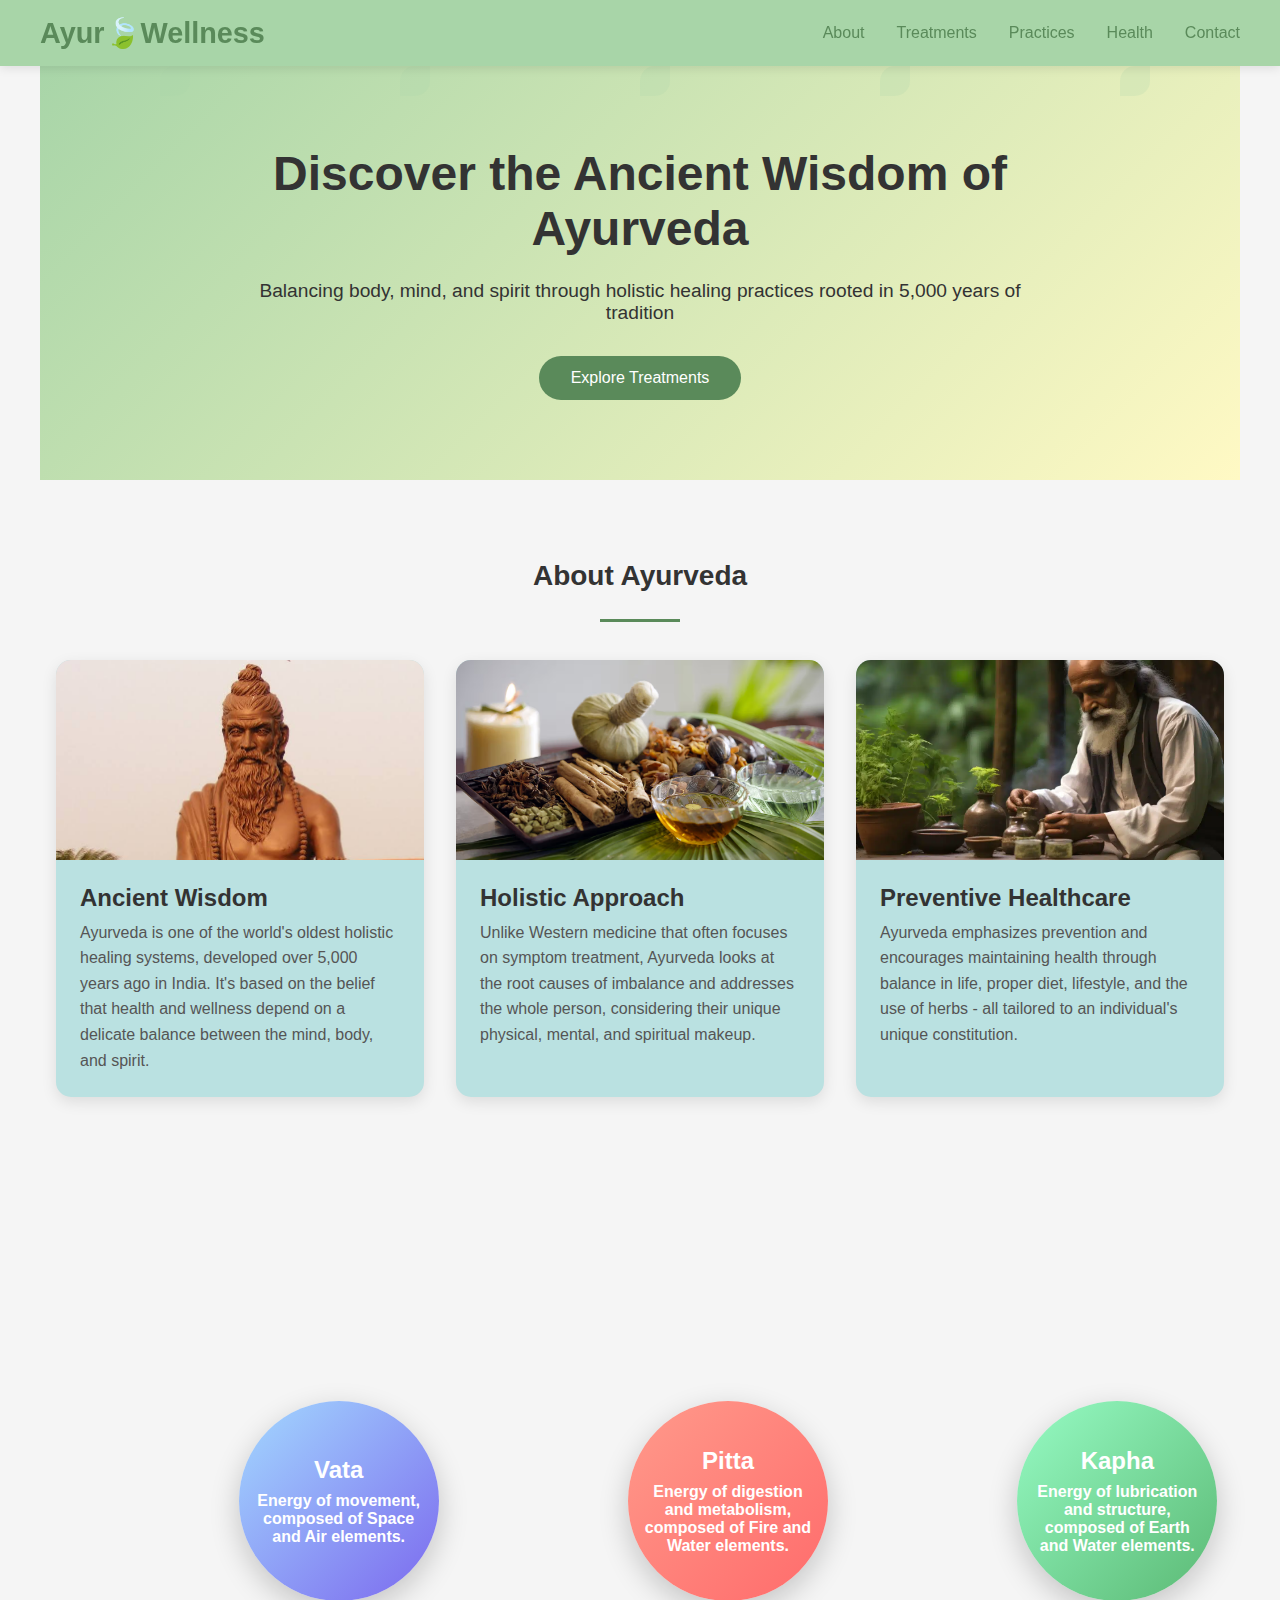
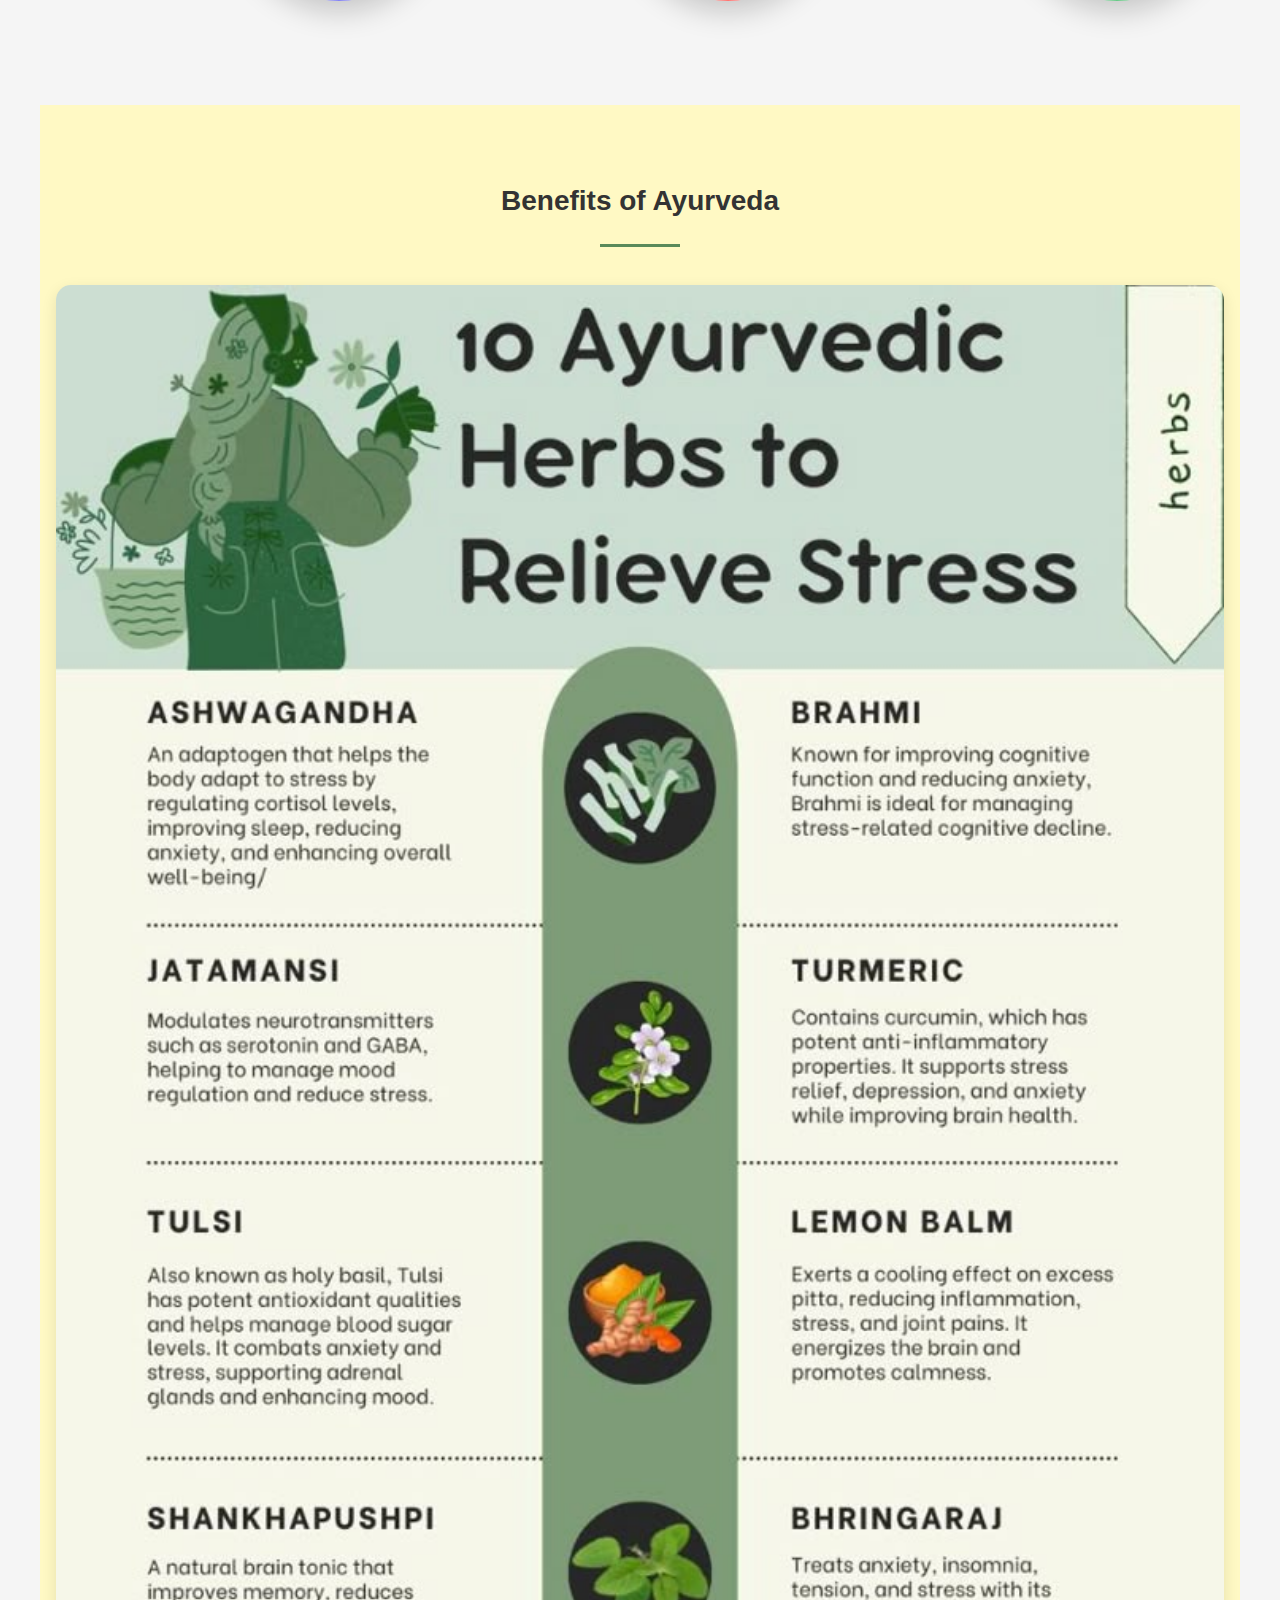
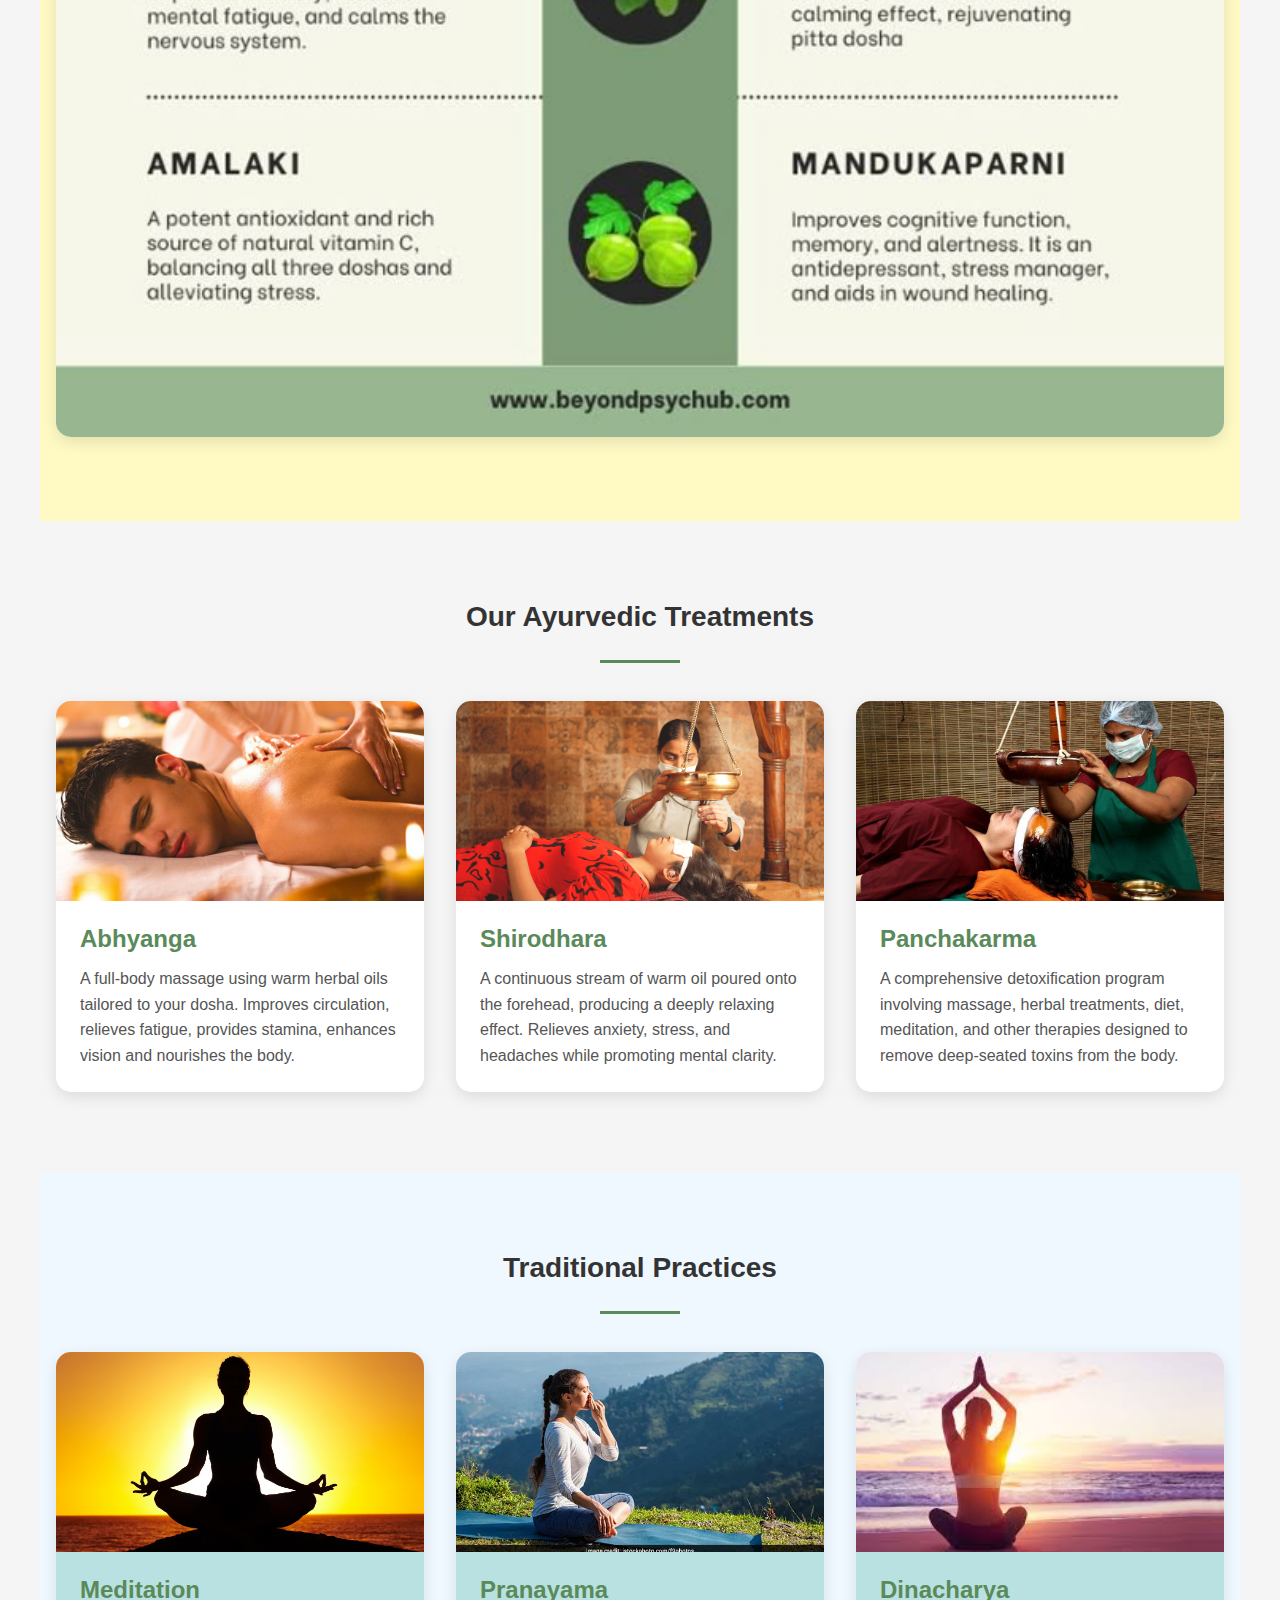
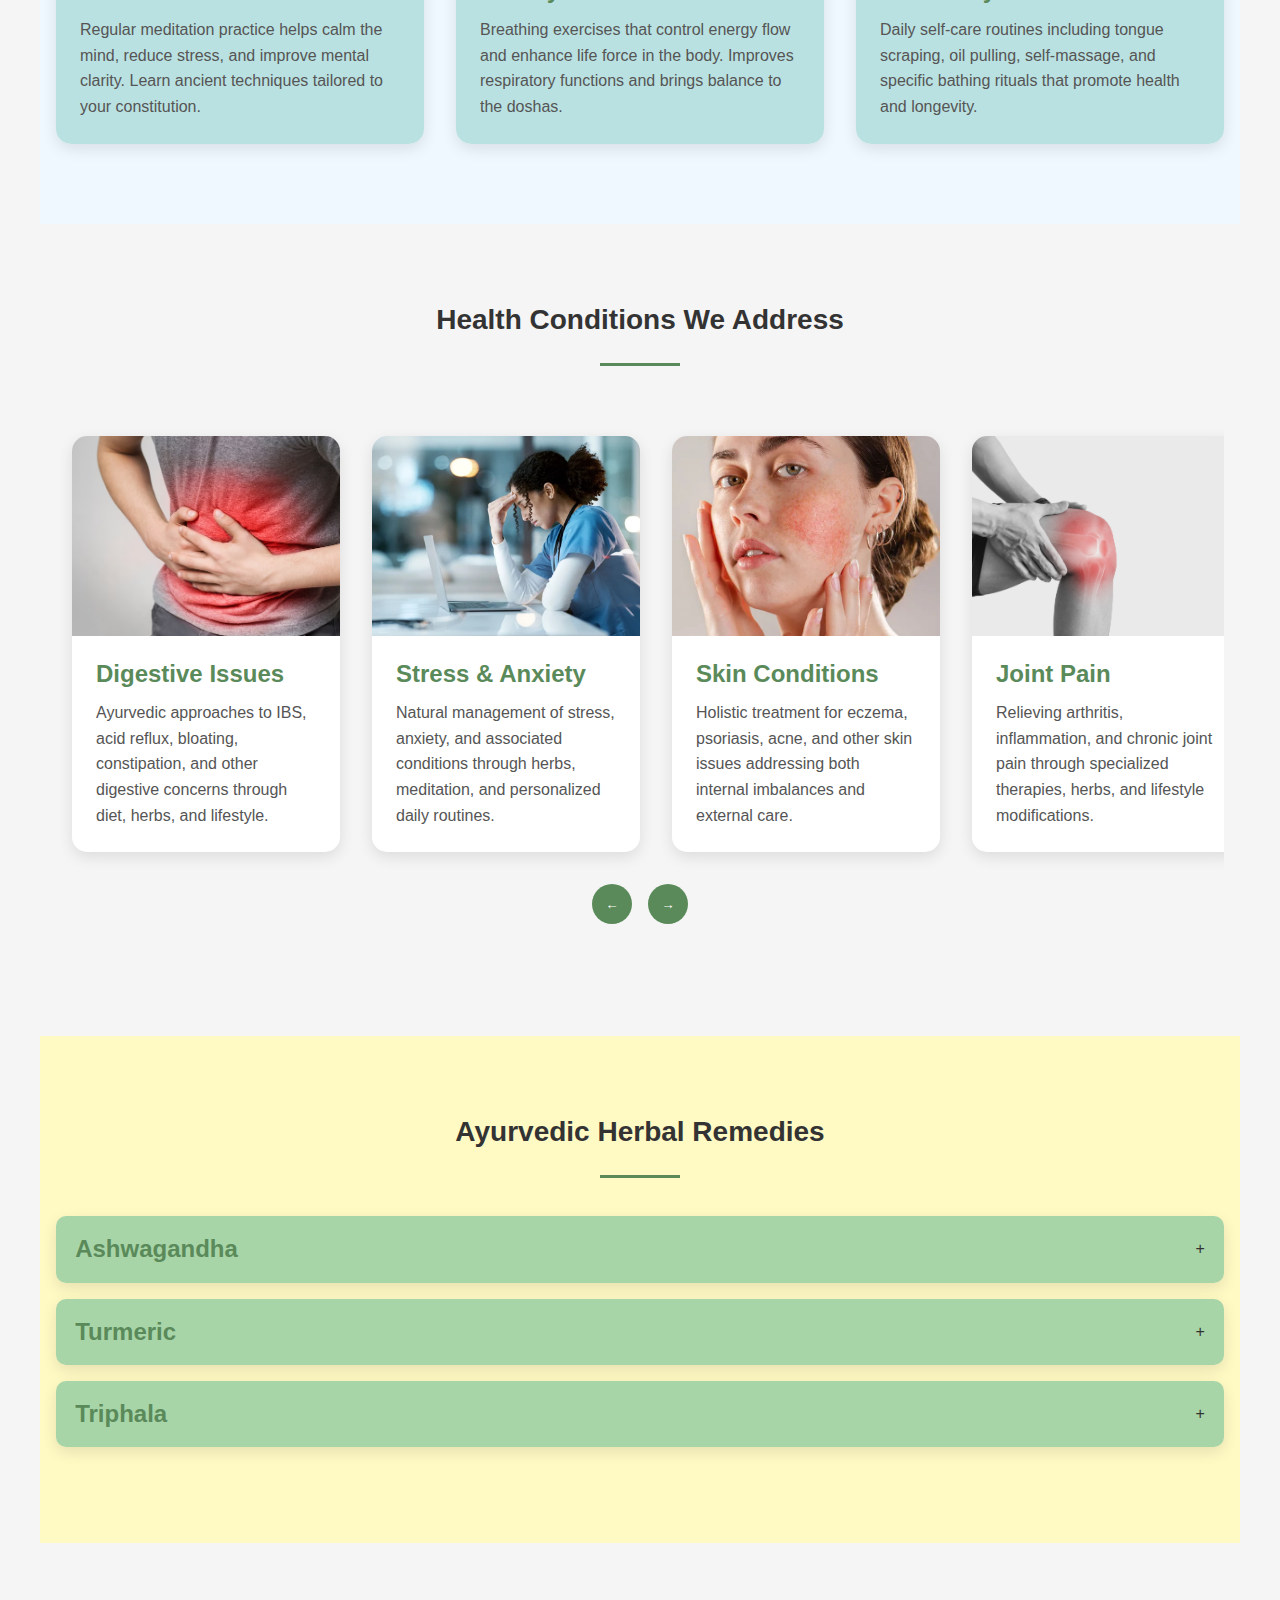
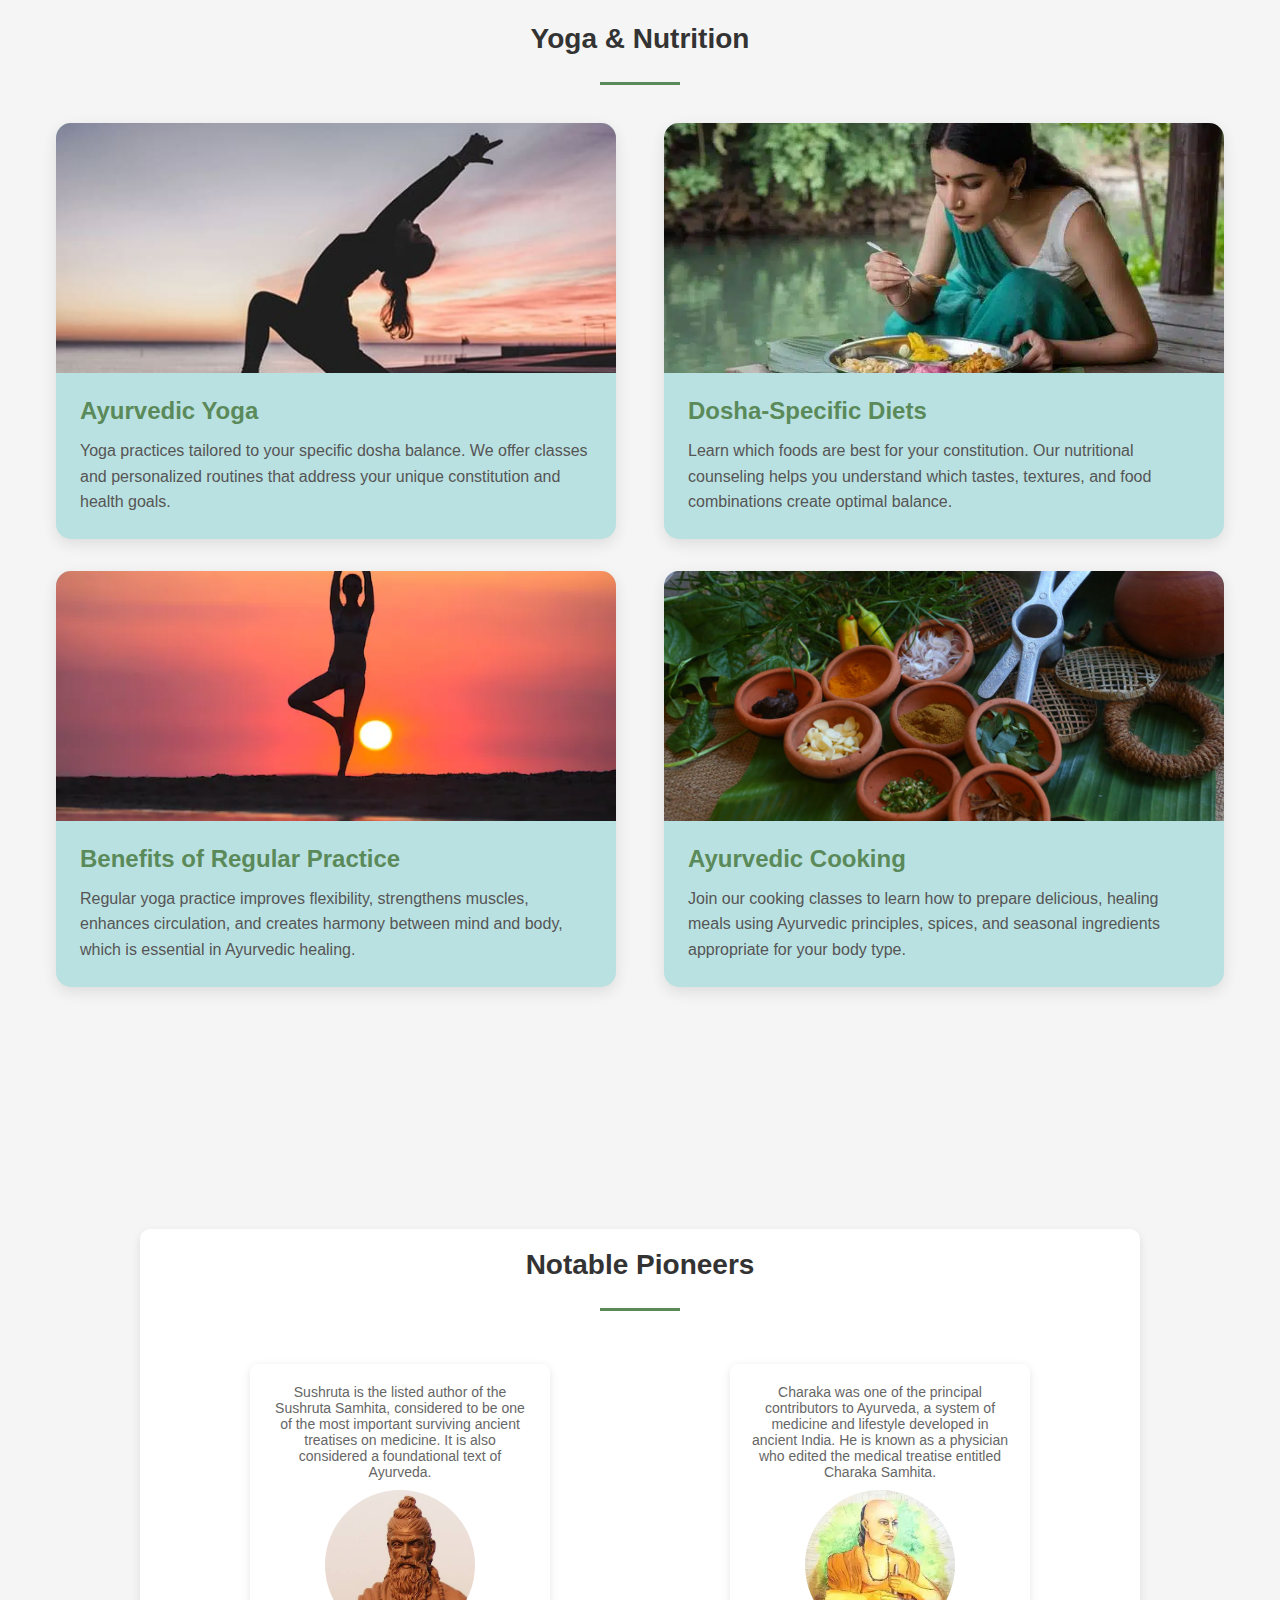
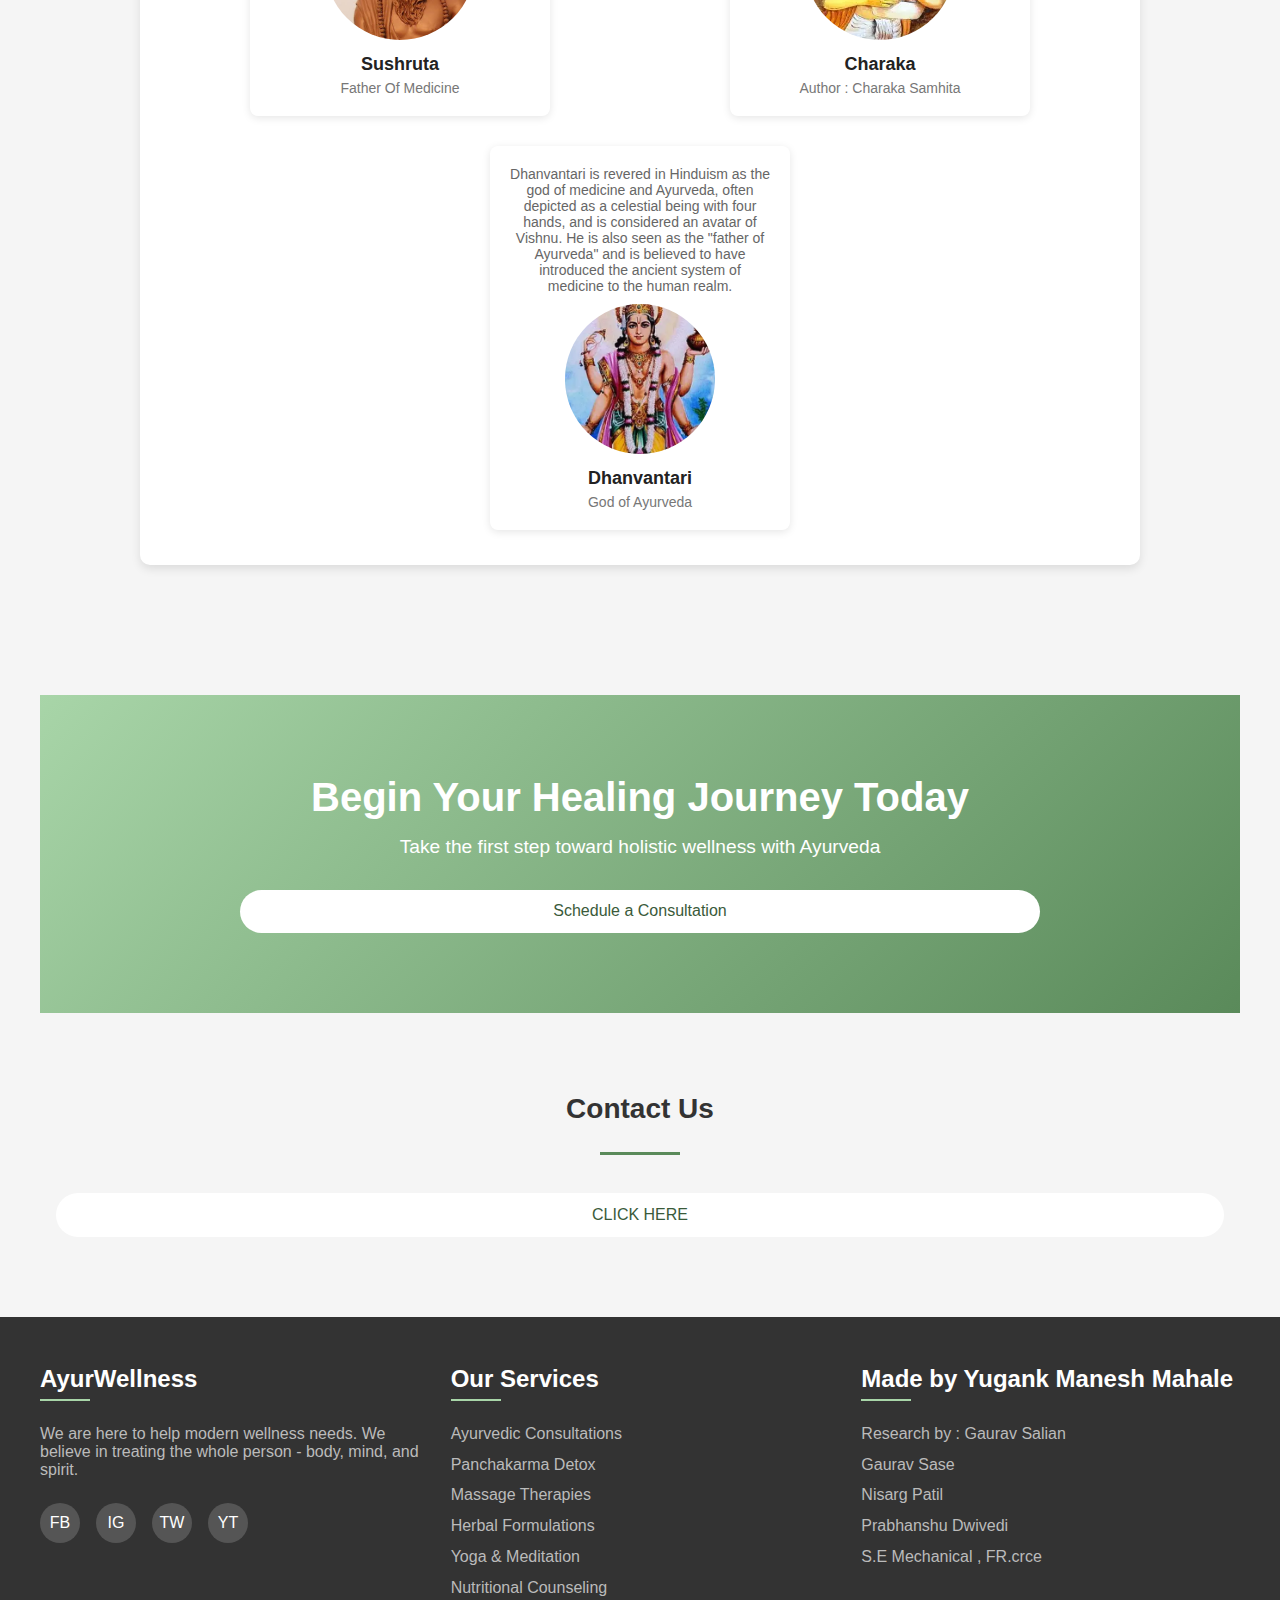
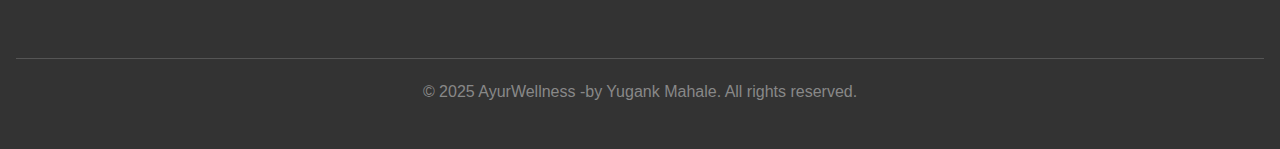
<file: index.html>
<!DOCTYPE html>
<html lang="en">
<head>
    <meta charset="UTF-8">
    <meta name="viewport" content="width=device-width, initial-scale=1.0">
    <title>Ayurvedic Wellness Center</title>
    <!-- CSS styles would go here, omitted as requested -->
    <link rel="icon" type="image/png" href="favicon.png">
    <style>
        :root {
            --primary-green: #a8d5a8;
            --dark-green: #5a8a5a;
            --light-yellow: #fff9c4;
            --accent-blue: #84c1ff;
            --text-dark: #333333;
            --card-bg: #bae1e1;
        }
        
        * {
            margin: 0;
            padding: 0;
            box-sizing: border-box;
            font-family: 'Segoe UI', Tahoma, Geneva, Verdana, sans-serif;
        }
        
        body {
            background-color: #f5f5f5;
            color: var(--text-dark);
            overflow-x: hidden;
        }
        
        header {
            background-color: var(--primary-green);
            padding: 1rem;
            box-shadow: 0 2px 10px rgba(0, 0, 0, 0.1);
            position: sticky;
            top: 0;
            z-index: 100;
        }
        
        nav {
            display: flex;
            justify-content: space-between;
            align-items: center;
            max-width: 1200px;
            margin: 0 auto;
        }
        
        .logo {
            font-size: 1.8rem;
            font-weight: bold;
            color: var(--dark-green);
            display: flex;
            align-items: center;
        }
        
        .logo span {
            display: inline-block;
            animation: rotate 3s infinite alternate;
        }
        
        .nav-links {
            display: flex;
            gap: 2rem;
        }
        
        .nav-links a {
            color: var(--dark-green);
            text-decoration: none;
            font-weight: 500;
            position: relative;
            padding: 0.5rem 0;
            transition: 0.3s;
        }
        
        .nav-links a:hover {
            color: #333;
        }
        
        .nav-links a::after {
            content: '';
            position: absolute;
            bottom: 0;
            left: 0;
            width: 0%;
            height: 2px;
            background-color: var(--dark-green);
            transition: 0.3s;
        }
        
        .nav-links a:hover::after {
            width: 100%;
        }
        
        .hero {
            background: linear-gradient(135deg, var(--primary-green), var(--light-yellow));
            padding: 5rem 1rem;
            text-align: center;
            position: relative;
            overflow: hidden;
        }
        
        .hero-content {
            max-width: 800px;
            margin: 0 auto;
            position: relative;
            z-index: 1;
        }
        
        .hero h1 {
            font-size: 3rem;
            margin-bottom: 1.5rem;
            animation: fadeInUp 1s ease;
        }
        
        .hero p {
            font-size: 1.2rem;
            margin-bottom: 2rem;
            animation: fadeInUp 1.3s ease;
        }
        
        .hero-btn {
            display: inline-block;
            background-color: var(--dark-green);
            color: white;
            padding: 0.8rem 2rem;
            border-radius: 30px;
            text-decoration: none;
            font-weight: 500;
            transition: transform 0.3s, box-shadow 0.3s;
            animation: fadeInUp 1.6s ease;
        }
        
        .hero-btn:hover {
            transform: translateY(-5px);
            box-shadow: 0 10px 20px rgba(0, 0, 0, 0.1);
        }
        
        .leaves {
            position: absolute;
            width: 100%;
            height: 100%;
            top: 0;
            left: 0;
            pointer-events: none;
        }
        
        .leaf {
            position: absolute;
            width: 30px;
            height: 30px;
            background-color: rgba(168, 213, 168, 0.3);
            border-radius: 50% 0;
            animation: falling 15s infinite linear;
            opacity: 0.7;
        }
        
        .leaf:nth-child(1) {
            left: 10%;
            animation-delay: 0s;
        }
        
        .leaf:nth-child(2) {
            left: 30%;
            animation-delay: 3s;
        }
        
        .leaf:nth-child(3) {
            left: 50%;
            animation-delay: 6s;
        }
        
        .leaf:nth-child(4) {
            left: 70%;
            animation-delay: 9s;
        }
        
        .leaf:nth-child(5) {
            left: 90%;
            animation-delay: 12s;
        }
        
        section {
            padding: 5rem 1rem;
            max-width: 1200px;
            margin: 0 auto;
        }
        
        .section-title {
            text-align: center;
            margin-bottom: 3rem;
            position: relative;
        }
        
        .section-title h2 {
            font-size: 2.5rem;
            display: inline-block;
        }
        
        .section-title h2::after {
            content: '';
            position: absolute;
            bottom: -10px;
            left: 50%;
            transform: translateX(-50%);
            width: 80px;
            height: 3px;
            background-color: var(--dark-green);
        }
        
        .card-container {
            display: grid;
            grid-template-columns: repeat(auto-fit, minmax(300px, 1fr));
            gap: 2rem;
        }
        
        .card {
            background-color: var(--card-bg);
            border-radius: 15px;
            overflow: hidden;
            box-shadow: 0 5px 15px rgba(0, 0, 0, 0.1);
            transition: transform 0.5s, box-shadow 0.5s;
        }
        
        .card:hover {
            transform: translateY(-10px);
            box-shadow: 0 15px 30px rgba(0, 0, 0, 0.2);
        }
        
        .card-img {
            height: 200px;
            overflow: hidden;
        }
        
        .card-img img {
            width: 100%;
            height: 100%;
            object-fit: cover;
            transition: transform 0.5s;
        }
        
        .card:hover .card-img img {
            transform: scale(1.1);
        }
        
        .card-content {
            padding: 1.5rem;
        }
        
        .card-content h3 {
            margin-bottom: 0.5rem;
            font-size: 1.5rem;
        }
        
        .card-content p {
            color: #555;
            line-height: 1.6;
        }
        
        .animation-container {
            position: relative;
            height: 400px;
            margin: 4rem 0;
            padding: auto;
            left: 10%;
            overflow: hidden;
            
        }
        
        .dosha-animation {
            display: flex;
            justify-content: space-around;
            align-items: center;
            height: 150%;
        }
        
        .dosha {
            width: 200px;
            height: 200px;
            border-radius: 50%;
            display: flex;
            flex-direction: column;
            justify-content: center;
            align-items: center;
            color: white;
            font-weight: bold;
            text-align: center;
            padding: 1rem;
            box-shadow: 0 10px 30px rgba(0, 0, 0, 0.2);
            animation: pulse 5s infinite alternate;
        }
        
        .vata {
            background: linear-gradient(135deg, #a3d9ff, #7b68ee);
            animation-delay: 0s;
        }
        
        .pitta {
            background: linear-gradient(135deg, #ff9a8b, #ff6b6b);
            animation-delay: 1.5s;
        }
        
        .kapha {
            background: linear-gradient(135deg, #96fbc4, #5bb974);
            animation-delay: 3s;
        }
        
        .dosha h4 {
            font-size: 1.5rem;
            margin-bottom: 0.5rem;
        }
        
        .benefits {
            background-color: var(--light-yellow);
            padding: 5rem 1rem;
        }
        
        .benefits-container {
            max-width: 1200px;
            margin: 0 auto;
        }
        
        .benefit-item {
            display: flex;
            align-items: center;
            margin-bottom: 3rem;
            opacity: 0;
            transform: translateY(30px);
            transition: opacity 0.5s, transform 0.5s;
        }
        
        .benefit-item.visible {
            opacity: 1;
            transform: translateY(0);
        }
        
        .benefit-icon {
            background-color: var(--primary-green);
            width: 80px;
            height: 80px;
            border-radius: 50%;
            display: flex;
            justify-content: center;
            align-items: center;
            margin-right: 2rem;
            flex-shrink: 0;
        }
        
        .benefit-icon svg {
            width: 40px;
            height: 40px;
            fill: var(--dark-green);
        }
        
        .benefit-content h3 {
            font-size: 1.5rem;
            margin-bottom: 0.5rem;
        }
        
        .benefit-content p {
            color: #555;
            line-height: 1.6;
        }
        
        .treatments {
            max-width: 1200px;
            margin: 0 auto;
            padding: 5rem 1rem;
        }
        
        .treatment-container {
            display: flex;
            flex-wrap: wrap;
            gap: 2rem;
            margin-top: 3rem;
        }
        
        .treatment-card {
            flex: 1 1 300px;
            background-color: white;
            border-radius: 15px;
            overflow: hidden;
            box-shadow: 0 5px 15px rgba(0, 0, 0, 0.1);
            transition: transform 0.3s;
        }
        
        .treatment-card:hover {
            transform: translateY(-10px);
        }
        
        .treatment-img {
            height: 200px;
            overflow: hidden;
        }
        
        .treatment-img img {
            width: 100%;
            height: 100%;
            object-fit: cover;
            transition: transform 0.5s;
        }
        
        .treatment-card:hover .treatment-img img {
            transform: scale(1.1);
        }
        
        .treatment-content {
            padding: 1.5rem;
        }
        
        .treatment-content h3 {
            font-size: 1.5rem;
            margin-bottom: 0.8rem;
            color: var(--dark-green);
        }
        
        .treatment-content p {
            color: #555;
            line-height: 1.6;
        }
        
        .traditional-practices {
            background-color: #f0f8ff;
            padding: 5rem 1rem;
        }
        
        .traditional-container {
            max-width: 1200px;
            margin: 0 auto;
        }
        
        .practice-grid {
            display: grid;
            grid-template-columns: repeat(auto-fit, minmax(300px, 1fr));
            gap: 2rem;
        }
        
        .practice-card {
            background-color: white;
            border-radius: 15px;
            overflow: hidden;
            box-shadow: 0 5px 15px rgba(0, 0, 0, 0.1);
            transition: transform 0.3s, box-shadow 0.3s;
        }
        
        .practice-card:hover {
            transform: translateY(-10px);
            box-shadow: 0 15px 30px rgba(0, 0, 0, 0.2);
        }
        
        .practice-img {
            height: 200px;
            overflow: hidden;
        }
        
        .practice-img img {
            width: 100%;
            height: 100%;
            object-fit: cover;
            transition: transform 0.5s;
        }
        
        .practice-card:hover .practice-img img {
            transform: scale(1.1);
        }
        
        .practice-content {
            padding: 1.5rem;
            background-color: var(--card-bg);
        }
        
        .practice-content h3 {
            margin-bottom: 0.8rem;
            font-size: 1.5rem;
            color: var(--dark-green);
        }
        
        .practice-content p {
            color: #555;
            line-height: 1.6;
        }
        
        .conditions {
            max-width: 1200px;
            margin: 0 auto;
            padding: 5rem 1rem;
        }
        
        .condition-slider {
            position: relative;
            overflow: hidden;
            padding: 2rem 0;
        }
        
        .condition-track {
            display: flex;
            transition: transform 0.5s ease;
        }
        
        .condition-slide {
            min-width: 300px;
            padding: 0 1rem;
        }
        
        .condition-card {
            background-color: white;
            border-radius: 15px;
            overflow: hidden;
            box-shadow: 0 5px 15px rgba(0, 0, 0, 0.1);
        }
        
        .condition-img {
            height: 200px;
            overflow: hidden;
        }
        
        .condition-img img {
            width: 100%;
            height: 100%;
            object-fit: cover;
        }
        
        .condition-content {
            padding: 1.5rem;
        }
        
        .condition-content h3 {
            font-size: 1.5rem;
            margin-bottom: 0.8rem;
            color: var(--dark-green);
        }
        
        .condition-content p {
            color: #555;
            line-height: 1.6;
        }
        
        .slider-nav {
            display: flex;
            justify-content: center;
            margin-top: 2rem;
        }
        
        .slider-btn {
            background-color: var(--dark-green);
            color: white;
            border: none;
            width: 40px;
            height: 40px;
            border-radius: 50%;
            margin: 0 0.5rem;
            cursor: pointer;
            transition: background-color 0.3s;
        }
        
        .slider-btn:hover {
            background-color: #3a5a3a;
        }
        
        .herbal-remedies {
            background-color: var(--light-yellow);
            padding: 5rem 1rem;
        }
        
        .herbal-container {
            max-width: 1200px;
            margin: 0 auto;
        }
        
        .remedy-accordion {
            margin-top: 3rem;
        }
        
        .accordion-item {
            border-radius: 10px;
            overflow: hidden;
            margin-bottom: 1rem;
            box-shadow: 0 5px 15px rgba(0, 0, 0, 0.1);
        }
        
        .accordion-header {
            background-color: var(--primary-green);
            padding: 1.2rem;
            cursor: pointer;
            display: flex;
            justify-content: space-between;
            align-items: center;
        }
        
        .accordion-header h3 {
            font-size: 1.5rem;
            color: var(--dark-green);
        }
        
        .accordion-content {
            background-color: white;
            padding: 0;
            max-height: 0;
            overflow: hidden;
            transition: max-height 0.5s, padding 0.5s;
        }
        
        .accordion-content.active {
            padding: 1.5rem;
            max-height: 1000px;
        }
        
        .accordion-content ul {
            list-style-position: inside;
            color: #555;
            line-height: 1.8;
        }
        
        .yoga-nutrition {
            max-width: 1200px;
            margin: 0 auto;
            padding: 5rem 1rem;
        }
        
        .yoga-nutrition-container {
            display: flex;
            flex-wrap: wrap;
            gap: 3rem;
            margin-top: 3rem;
        }
        
        .yoga-section, .nutrition-section {
            flex: 1 1 400px;
        }
        
        .yoga-card, .nutrition-card {
            background-color: var(--card-bg);
            border-radius: 15px;
            overflow: hidden;
            box-shadow: 0 5px 15px rgba(0, 0, 0, 0.1);
            margin-bottom: 2rem;
            transition: transform 0.3s;
        }
        
        .yoga-card:hover, .nutrition-card:hover {
            transform: translateY(-10px);
        }
        
        .yoga-img, .nutrition-img {
            height: 250px;
            overflow: hidden;
        }
        
        .yoga-img img, .nutrition-img img {
            width: 100%;
            height: 100%;
            object-fit: cover;
            transition: transform 0.5s;
        }
        
        .yoga-card:hover .yoga-img img, .nutrition-card:hover .nutrition-img img {
            transform: scale(1.1);
        }
        
        .yoga-content, .nutrition-content {
            padding: 1.5rem;
        }
        
        .yoga-content h3, .nutrition-content h3 {
            font-size: 1.5rem;
            margin-bottom: 0.8rem;
            color: var(--dark-green);
        }
        
        .yoga-content p, .nutrition-content p {
            color: #555;
            line-height: 1.6;
        }
        
        .cta {
            background: linear-gradient(135deg, var(--primary-green), var(--dark-green));
            padding: 5rem 1rem;
            text-align: center;
            color: white;
        }
        
        .cta-container {
            max-width: 800px;
            margin: 0 auto;
        }
        
        .cta h2 {
            font-size: 2.5rem;
            margin-bottom: 1rem;
        }
        
        .cta p {
            font-size: 1.2rem;
            margin-bottom: 2rem;
        }
        
        .cta-btn {
            display: inline-block;
            background-color: white;
            color: var(--dark-green);
            padding: 0.8rem 2rem;
            border-radius: 30px;
            text-decoration: none;
            font-weight: 500;
            transition: transform 0.3s, box-shadow 0.3s;
        }
        
        .cta-btn:hover {
            transform: translateY(-5px);
            box-shadow: 0 10px 20px rgba(0, 0, 0, 0.2);
        }
        
        footer {
            background-color: #333;
            color: white;
            padding: 3rem 1rem;
        }
        
        .footer-container {
            max-width: 1200px;
            margin: 0 auto;
            display: grid;
            grid-template-columns: repeat(auto-fit, minmax(250px, 1fr));
            gap: 2rem;
        }
        
        .footer-col h3 {
            font-size: 1.5rem;
            margin-bottom: 1.5rem;
            position: relative;
            padding-bottom: 0.5rem;
        }
        
        .footer-col h3::after {
            content: '';
            position: absolute;
            left: 0;
            bottom: 0;
            width: 50px;
            height: 2px;
            background-color: var(--primary-green);
        }
        
        .footer-col p, .footer-col a {
            color: #bbb;
            margin-bottom: 0.8rem;
            display: block;
            text-decoration: none;
            transition: color 0.3s;
        }
        
        .footer-col a:hover {
            color: var(--primary-green);
        }
        
        .social-links {
            display: flex;
            gap: 1rem;
            margin-top: 1.5rem;
        }
        
        .social-links a {
            display: flex;
            justify-content: center;
            align-items: center;
            width: 40px;
            height: 40px;
            background-color: #555;
            border-radius: 50%;
            color: white;
            transition: background-color 0.3s, transform 0.3s;
        }
        
        .social-links a:hover {
            background-color: var(--primary-green);
            transform: translateY(-5px);
        }
        
        .copyright {
            margin-top: 3rem;
            padding-top: 1.5rem;
            text-align: center;
            border-top: 1px solid #555;
            color: #888;
        }
        .testimonials-container {
            max-width: 1000px;
            margin: 50px auto;
            background: rgb(255, 255, 255);
            padding: 20px;
            border-radius: 10px;
            box-shadow: 0 4px 10px rgba(0, 0, 0, 0.1);
        }
        .section-title h2 {
            font-size: 28px;
            margin-bottom: 20px;
            color: #333;
        }
        .testimonial-wrapper {
            display: flex;
            flex-wrap: wrap;
            justify-content: space-around;
        }
        .testimonial-card {
            background: #fff;
            padding: 20px;
            border-radius: 8px;
            box-shadow: 0 2px 8px rgba(0, 0, 0, 0.1);
            width: 300px;
            margin: 15px;
            text-align: center;
        }
        .testimonial-text {
            font-size: 14px;
            color: #666;
        }
        .author-img img {
            width: 150px;
            height: 150px;
            object-fit: cover;
            border-radius: 50%;
            margin-top: 10px;
        }
        .author-info h4 {
            margin: 10px 0 5px;
            font-size: 18px;
            color: #222;
        }
        .author-info p {
            font-size: 14px;
            color: #777;
        }
        .cta-btn{
           display : grid;
              place-items : center;
            color: #3a5a3a;
            
        }
        .cta-btn:hover {
            transform: translateY(-5px);
            box-shadow: 0 10px 20px rgba(0, 0, 0, 0.2);
        }
        .testimonial-card:hover {
            transform: translateY(-10px);
            box-shadow: 0 15px 30px rgba(0, 0, 0, 0.2);
        }
        .accordion-content {
    max-height: 0px;
    overflow: hidden;
    transition: max-height 0.4s ease-in-out;
}
.accordion-item.active .accordion-content {
    max-height: 500px; /* A large enough value to fit most content */
}
        @keyframes fadeInUp {
            from {
                opacity: 0;
                transform: translateY(30px);
            }
            to {
                opacity: 1;
                transform: translateY(0);
            }
        }
        
        @keyframes falling {
            0% {
                transform: translateY(-100px) rotate(0deg);
                opacity: 0;
            }
            10% {
                opacity: 0.7;
            }
            90% {
                opacity: 0.7;
            }
            100% {
                transform: translateY(1000px) rotate(360deg);
                opacity: 0;
            }
        }
        
        @keyframes pulse {
            0% {
                transform: scale(1);
                box-shadow: 0 5px 15px rgba(0, 0, 0, 0.2);
            }
            100% {
                transform: scale(1.1);
                box-shadow: 0 15px 30px rgba(0, 0, 0, 0.3);
            }
        }
        
        @keyframes rotate {
            0% {
                transform: rotate(0deg);
            }
            100% {
                transform: rotate(360deg);
            }
        }
        
        @media (max-width: 768px) {
            .hero h1 {
                font-size: 2.5rem;
            }
            
            .hero p {
                font-size: 1rem;
            }
            
            .benefit-item {
                flex-direction: column;
                text-align: center;
            }
            
            .benefit-icon {
                margin-right: 0;
                margin-bottom: 1rem;
            }
            
            .dosha {
                width: 150px;
                height: 150px;
                font-size: 0.9rem;
            }
            
            .nav-links {
                gap: 1rem;
            }
        }
    </style>
</head>
<body>
    <!-- Header & Navigation -->
    <header>
        <nav>
            <div class="logo">
                Ayur<span>🍃</span>Wellness
            </div>
            <div class="nav-links">
                <a href="#about">About</a>
                <a href="#treatments">Treatments</a>
                <a href="#practices">Practices</a>
                <a href="#conditions">Health</a>
                <a href="#contact">Contact</a>
            </div>
        </nav>
    </header>

    <!-- Hero Section -->
    <section class="hero">
        <div class="leaves">
            <div class="leaf"></div>
            <div class="leaf"></div>
            <div class="leaf"></div>
            <div class="leaf"></div>
            <div class="leaf"></div>
        </div>
        <div class="hero-content">
            <h1>Discover the Ancient Wisdom of Ayurveda</h1>
            <p>Balancing body, mind, and spirit through holistic healing practices rooted in 5,000 years of tradition</p>
            <a href="#treatments" class="hero-btn">Explore Treatments</a>
        </div>
    </section>

    <!-- About Section -->
    <section id="about">
        <div class="section-title">
            <h2>About Ayurveda</h2>
        </div>
        <div class="card-container">
            <div class="card">
                <div class="card-img">
                    <img src="sushruta.jpeg" alt="Ayurvedic Philosophy">
                </div>
                <div class="card-content">
                    <h3>Ancient Wisdom</h3>
                    <p>Ayurveda is one of the world's oldest holistic healing systems, developed over 5,000 years ago in India. It's based on the belief that health and wellness depend on a delicate balance between the mind, body, and spirit.</p>
                </div>
            </div>
            <div class="card">
                <div class="card-img">
                    <img src="hollistic.jpeg" alt="Holistic Approach">
                </div>
                <div class="card-content">
                    <h3>Holistic Approach</h3>
                    <p>Unlike Western medicine that often focuses on symptom treatment, Ayurveda looks at the root causes of imbalance and addresses the whole person, considering their unique physical, mental, and spiritual makeup.</p>
                </div>
            </div>
            <div class="card">
                <div class="card-img">
                    <img src="care.jpeg" alt="Preventive Healthcare">
                </div>
                <div class="card-content">
                    <h3>Preventive Healthcare</h3>
                    <p>Ayurveda emphasizes prevention and encourages maintaining health through balance in life, proper diet, lifestyle, and the use of herbs - all tailored to an individual's unique constitution.</p>
                </div>
            </div>
        </div>
    </section>

    <!-- Doshas Animation Section -->
    <section class="animation-container">
        <div class="dosha-animation">
            <div class="dosha vata">
                <h4>Vata</h4>
                <p>Energy of movement, composed of Space and Air elements.</p>
            </div>
            <div class="dosha pitta">
                <h4>Pitta</h4>
                <p>Energy of digestion and metabolism, composed of Fire and Water elements.</p>
            </div>
            <div class="dosha kapha">
                <h4>Kapha</h4>
                <p>Energy of lubrication and structure, composed of Earth and Water elements.</p>
            </div>
        </div>
    </section>

    <!-- Benefits Section -->
    <section class="benefits">
        <div class="benefits-container">
            <div class="section-title">
                <h2>Benefits of Ayurveda</h2>
            </div>
            <img src="benunu.jpeg" alt="Ayurvedic Benefits" style="width: 100%; border-radius: 15px; box-shadow: 0 5px 15px rgba(0, 0, 0, 0.1);">
    </section>

    <!-- Treatments Section -->
    <section id="treatments" class="treatments">
        <div class="section-title">
            <h2>Our Ayurvedic Treatments</h2>
        </div>
        <div class="treatment-container">
            <div class="treatment-card">
                <div class="treatment-img">
                    <img src="abhyanga.jpg" alt="Abhyanga Massage">
                </div>
                <div class="treatment-content">
                    <h3>Abhyanga</h3>
                    <p>A full-body massage using warm herbal oils tailored to your dosha. Improves circulation, relieves fatigue, provides stamina, enhances vision and nourishes the body.</p>
                </div>
            </div>
            <div class="treatment-card">
                <div class="treatment-img">
                    <img src="shirodhara.png" alt="Shirodhara Treatment">
                </div>
                <div class="treatment-content">
                    <h3>Shirodhara</h3>
                    <p>A continuous stream of warm oil poured onto the forehead, producing a deeply relaxing effect. Relieves anxiety, stress, and headaches while promoting mental clarity.</p>
                </div>
            </div>
            <div class="treatment-card">
                <div class="treatment-img">
                    <img src="panchakarma.jpg" alt="Panchakarma Cleanse">
                </div>
                <div class="treatment-content">
                    <h3>Panchakarma</h3>
                    <p>A comprehensive detoxification program involving massage, herbal treatments, diet, meditation, and other therapies designed to remove deep-seated toxins from the body.</p>
                </div>
            </div>
        </div>
    </section>

    <!-- Traditional Practices Section -->
    <section id="practices" class="traditional-practices">
        <div class="traditional-container">
            <div class="section-title">
                <h2>Traditional Practices</h2>
            </div>
            <div class="practice-grid">
                <div class="practice-card">
                    <div class="practice-img">
                        <img src="meditate.jpg" alt="Meditation Practice">
                    </div>
                    <div class="practice-content">
                        <h3>Meditation</h3>
                        <p>Regular meditation practice helps calm the mind, reduce stress, and improve mental clarity. Learn ancient techniques tailored to your constitution.</p>
                    </div>
                </div>
                <div class="practice-card">
                    <div class="practice-img">
                        <img src="pranayam.jpg" alt="Pranayama Breathing">
                    </div>
                    <div class="practice-content">
                        <h3>Pranayama</h3>
                        <p>Breathing exercises that control energy flow and enhance life force in the body. Improves respiratory functions and brings balance to the doshas.</p>
                    </div>
                </div>
                <div class="practice-card">
                    <div class="practice-img">
                        <img src="happy.jpg" alt="Daily Routine">
                    </div>
                    <div class="practice-content">
                        <h3>Dinacharya</h3>
                        <p>Daily self-care routines including tongue scraping, oil pulling, self-massage, and specific bathing rituals that promote health and longevity.</p>
                    </div>
                </div>
            </div>
        </div>
    </section>

    <!-- Conditions Section -->
    <section id="conditions" class="conditions">
        <div class="section-title">
            <h2>Health Conditions We Address</h2>
        </div>
        <div class="condition-slider">
            <div class="condition-track">
                <div class="condition-slide">
                    <div class="condition-card">
                        <div class="condition-img">
                            <img src="pet.jpg" alt="Digestive Issues">
                        </div>
                        <div class="condition-content">
                            <h3>Digestive Issues</h3>
                            <p>Ayurvedic approaches to IBS, acid reflux, bloating, constipation, and other digestive concerns through diet, herbs, and lifestyle.</p>
                        </div>
                    </div>
                </div>
                <div class="condition-slide">
                    <div class="condition-card">
                        <div class="condition-img">
                            <img src="stress.jpg" alt="Stress and Anxiety">
                        </div>
                        <div class="condition-content">
                            <h3>Stress & Anxiety</h3>
                            <p>Natural management of stress, anxiety, and associated conditions through herbs, meditation, and personalized daily routines.</p>
                        </div>
                    </div>
                </div>
                <div class="condition-slide">
                    <div class="condition-card">
                        <div class="condition-img">
                            <img src="skin.jpg" alt="Skin Conditions">
                        </div>
                        <div class="condition-content">
                            <h3>Skin Conditions</h3>
                            <p>Holistic treatment for eczema, psoriasis, acne, and other skin issues addressing both internal imbalances and external care.</p>
                        </div>
                    </div>
                </div>
                <div class="condition-slide">
                    <div class="condition-card">
                        <div class="condition-img">
                            <img src="joint.jpg" alt="Joint Pain">
                        </div>
                        <div class="condition-content">
                            <h3>Joint Pain</h3>
                            <p>Relieving arthritis, inflammation, and chronic joint pain through specialized therapies, herbs, and lifestyle modifications.</p>
                        </div>
                    </div>
                </div>
            </div>
            <div class="slider-nav">
                <button class="slider-btn prev">←</button>
                <button class="slider-btn next">→</button>
            </div>
        </div>
    </section>

    <!-- Herbal Remedies Section -->
    <section class="herbal-remedies">
        <div class="herbal-container">
            <div class="section-title">
                <h2>Ayurvedic Herbal Remedies</h2>
            </div>
            <div class="remedy-accordion">
                <div class="accordion-item">
                    <div class="accordion-header">
                        <h3>Ashwagandha</h3>
                        <span>+</span>
                    </div>
                    <div class="accordion-content">
                        <p>Known as the "Indian Ginseng," Ashwagandha is used for:</p>
                        <ul>
                            <li>Reducing stress and anxiety</li>
                            <li>Boosting immunity</li>
                            <li>Improving concentration and mental clarity</li>
                            <li>Increasing energy and stamina</li>
                            <li>Supporting healthy sleep patterns</li>
                        </ul>
                    </div>
                </div>
                <div class="accordion-item">
                    <div class="accordion-header">
                        <h3>Turmeric</h3>
                        <span>+</span>
                    </div>
                    <div class="accordion-content">
                        <p>A powerful anti-inflammatory herb used for:</p>
                        <ul>
                            <li>Reducing inflammation</li>
                            <li>Supporting joint health</li>
                            <li>Improving digestion</li>
                            <li>Purifying blood</li>
                            <li>Promoting healthy skin</li>
                        </ul>
                    </div>
                </div>
                <div class="accordion-item">
                    <div class="accordion-header">
                        <h3>Triphala</h3>
                        <span>+</span>
                    </div>
                    <div class="accordion-content">
                        <p>A traditional formula of three fruits that supports:</p>
                        <ul>
                            <li>Digestive health and regular elimination</li>
                            <li>Detoxification</li>
                            <li>Eye health</li>
                            <li>Immune function</li>
                            <li>Skin rejuvenation</li>
                        </ul>
                    </div>
                </div>
            </div>
        </div>
    </section>

    <!-- Yoga & Nutrition Section -->
    <section class="yoga-nutrition">
        <div class="section-title">
            <h2>Yoga & Nutrition</h2>
        </div>
        <div class="yoga-nutrition-container">
            <div class="yoga-section">
                <div class="yoga-card">
                    <div class="yoga-img">
                        <img src="yoga.jpg" alt="Yoga Practice">
                    </div>
                    <div class="yoga-content">
                        <h3>Ayurvedic Yoga</h3>
                        <p>Yoga practices tailored to your specific dosha balance. We offer classes and personalized routines that address your unique constitution and health goals.</p>
                    </div>
                </div>
                <div class="yoga-card">
                    <div class="yoga-img">
                        <img src="beni.jpg" alt="Yoga Benefits">
                    </div>
                    <div class="yoga-content">
                        <h3>Benefits of Regular Practice</h3>
                        <p>Regular yoga practice improves flexibility, strengthens muscles, enhances circulation, and creates harmony between mind and body, which is essential in Ayurvedic healing.</p>
                    </div>
                </div>
            </div>
            <div class="nutrition-section">
                <div class="nutrition-card">
                    <div class="nutrition-img">
                        <img src="diet.jpg" alt="Ayurvedic Diet">
                    </div>
                    <div class="nutrition-content">
                        <h3>Dosha-Specific Diets</h3>
                        <p>Learn which foods are best for your constitution. Our nutritional counseling helps you understand which tastes, textures, and food combinations create optimal balance.</p>
                    </div>
                </div>
                <div class="nutrition-card">
                    <div class="nutrition-img">
                        <img src="cook.jpg" alt="Cooking Classes">
                    </div>
                    <div class="nutrition-content">
                        <h3>Ayurvedic Cooking</h3>
                        <p>Join our cooking classes to learn how to prepare delicious, healing meals using Ayurvedic principles, spices, and seasonal ingredients appropriate for your body type.</p>
                    </div>
                </div>
            </div>
        </div>
    </section>

    <!-- Testimonials Section -->
    <section class="testimonials">
        <div class="testimonials-container">
            <div class="section-title">
                <h2>Notable Pioneers</h2>
            </div>
            <div class="testimonial-wrapper">
                <div class="testimonial-card">
                    <p class="testimonial-text">Sushruta is the listed author of the Sushruta Samhita, considered to be one of the most important surviving ancient treatises on medicine. It is also considered a foundational text of Ayurveda.</p>
                    <div class="author-img">
                        <img src="sushruta.jpeg" alt="Sushruta">
                    </div>
                    <div class="author-info">
                        <h4>Sushruta</h4>
                        <p>Father Of Medicine</p>
                    </div>
                </div>
                <div class="testimonial-card">
                    <p class="testimonial-text">Charaka was one of the principal contributors to Ayurveda, a system of medicine and lifestyle developed in ancient India. He is known as a physician who edited the medical treatise entitled Charaka Samhita.</p>
                    <div class="author-img">
                        <img src="charak.jpg" alt="Charaka">
                    </div>
                    <div class="author-info">
                        <h4>Charaka</h4>
                        <p>Author : Charaka Samhita</p>
                    </div>
                </div>
                <div class="testimonial-card">
                    <p class="testimonial-text">Dhanvantari is revered in Hinduism as the god of medicine and Ayurveda, often depicted as a celestial being with four hands, and is considered an avatar of Vishnu. He is also seen as the "father of Ayurveda" and is believed to have introduced the ancient system of medicine to the human realm.</p>
                    <div class="author-img">
                        <img src="dhanvantari.jpg" alt="Dhanvantari">
                    </div>
                    <div class="author-info">
                        <h4>Dhanvantari</h4>
                        <p>God of Ayurveda</p>
                    </div>
                </div>
            </div>
        </div>
    </section>

    <!-- CTA Section -->
    <section class="cta">
        <div class="cta-container">
            <h2>Begin Your Healing Journey Today</h2>
            <p>Take the first step toward holistic wellness with Ayurveda</p>
            <a href="#contact" class="cta-btn">Schedule a Consultation</a>
        </div>
    </section>

    <!-- Contact Section -->
    <section id="contact" class="yoga-nutrition">
        <div class="section-title">
            <h2>Contact Us</h2>
        </div>
        
        <a href="contact.html" class="cta-btn">CLICK HERE</a>
       
    </section>

    <!-- Footer -->
    <footer>
        <div class="footer-container">
            <div class="footer-col">
                <h3>AyurWellness</h3>
                <p>We are here to help modern wellness needs. We believe in treating the whole person - body, mind, and spirit.</p>
                <div class="social-links">
                    <a href="#">FB</a>
                    <a href="#">IG</a>
                    <a href="#">TW</a>
                    <a href="#">YT</a>
                </div>
            </div>
            <div class="footer-col">
                <h3>Our Services</h3>
                <a href="#">Ayurvedic Consultations</a>
                <a href="#">Panchakarma Detox</a>
                <a href="#">Massage Therapies</a>
                <a href="#">Herbal Formulations</a>
                <a href="#">Yoga & Meditation</a>
                <a href="#">Nutritional Counseling</a>
            </div>
            <div class="footer-col">
                <h3>Made by Yugank Manesh Mahale</h3>
                <p>Research by : Gaurav Salian </p>
                <p>Gaurav Sase</p>
                <p>Nisarg Patil</p>
                <p>Prabhanshu Dwivedi</p>
                <p>S.E Mechanical , FR.crce</p>
            </div>
        </div>
        <div class="copyright">
            <p>&copy; 2025 AyurWellness -by Yugank Mahale. All rights reserved.</p>
        </div>
    </footer>

    <script>
       
       document.addEventListener("DOMContentLoaded", function () {
    const accordionHeaders = document.querySelectorAll(".accordion-header");

    accordionHeaders.forEach(header => {
        header.addEventListener("click", function () {
            const accordionItem = this.parentElement;
            const content = accordionItem.querySelector(".accordion-content");
            const icon = this.querySelector("span");

            // Close all other accordions
            document.querySelectorAll(".accordion-item").forEach(item => {
                if (item !== accordionItem) {
                    item.classList.remove("active");
                    item.querySelector(".accordion-content").style.maxHeight = "0px";
                    item.querySelector("span").textContent = "+";
                }
            });

            // Toggle active class
            accordionItem.classList.toggle("active");

            // Expand or collapse the content smoothly
            if (accordionItem.classList.contains("active")) {
                content.style.maxHeight = content.scrollHeight + "px"; // Expand
                icon.textContent = "-";
            } else {
                content.style.maxHeight = "0px"; // Collapse
                icon.textContent = "+";
            }
        });
    });
});


    </script>
</body>
</html>
</file>
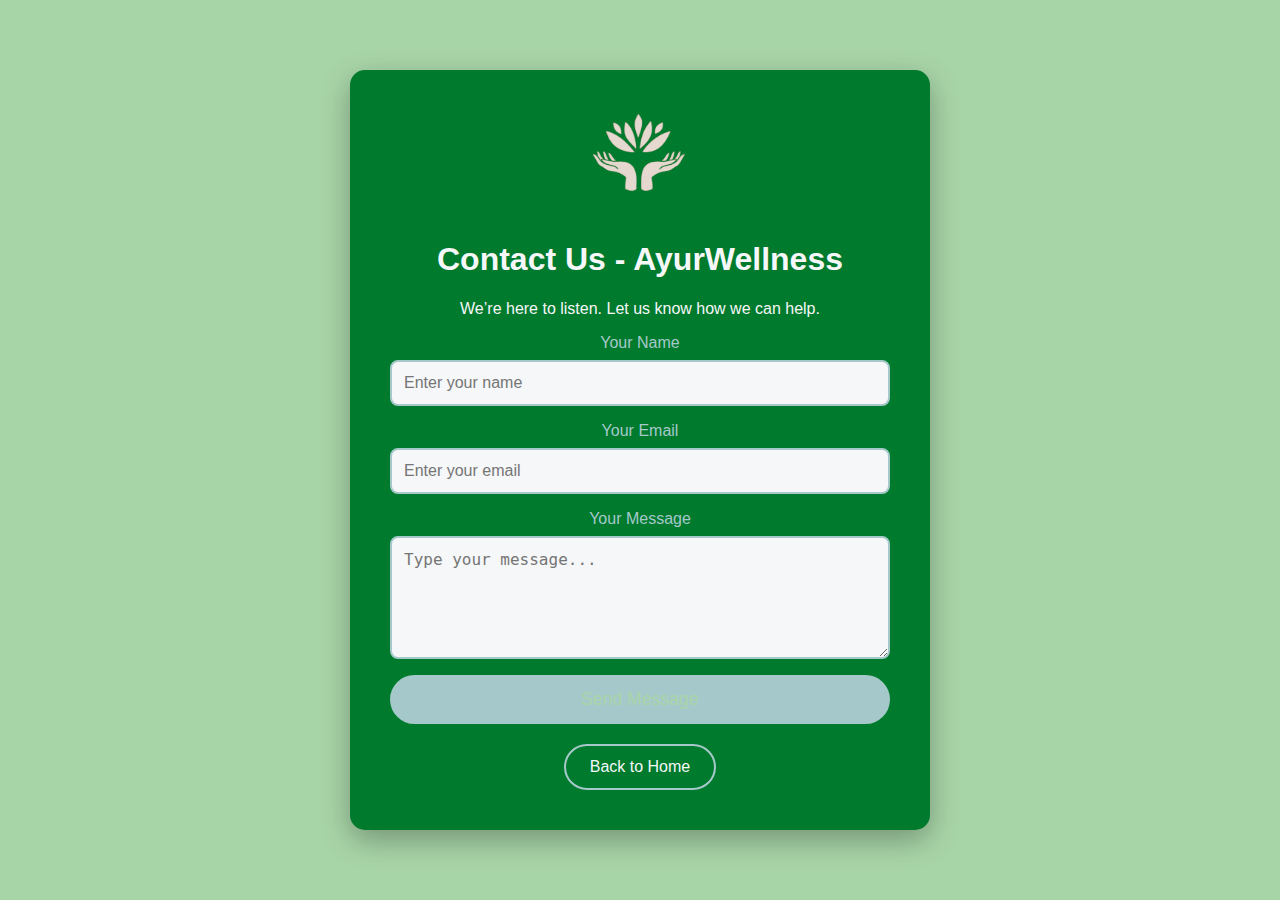
<file: contact.html>
<!DOCTYPE html>
<html lang="en">
<head>
  <meta charset="UTF-8" />
  <meta name="viewport" content="width=device-width, initial-scale=1.0" />
  <title>Contact Us - AyurWellness</title>
  <link rel="stylesheet" href="contact.css" />
</head>
<body>
  <div class="container">
    <header>
      <img src="favicon.png" alt="Ayurwellness" class="logo" />
      <h1>Contact Us - AyurWellness</h1>
      <p>We’re here to listen. Let us know how we can help.</p>
    </header>

    <!-- Contact Form Section -->
    <form id="contactForm">
      <label for="name">Your Name</label>
      <input type="text" id="name" name="name" placeholder="Enter your name" required />

      <label for="email">Your Email</label>
      <input type="email" id="email" name="email" placeholder="Enter your email" required />

      <label for="message">Your Message</label>
      <textarea id="message" name="message" placeholder="Type your message..." rows="5" required></textarea>

      <button type="submit">Send Message</button>
    </form>

    <!-- Navigation -->
    <nav>
      <button onclick="navigateTo('index.html')">Back to Home</button>
    </nav>
  </div>

  <script src="contact.js"></script>
</body>
</html>
</file>
<file: contact.css>
/* Global Variables */
:root {
    --primary-color: #a8d5a8;
    --secondary-color: #007a2d;
    --accent-color: #A5C9CA;
    --text-color: #F5F7F8;
    --button-hover-color: #a6ffe6;
  }
  
  /* Basic Styles */
  body {
    background-color: var(--primary-color);
    color: var(--text-color);
    font-family: 'Segoe UI', sans-serif;
    margin: 0;
    padding: 0;
    display: flex;
    justify-content: center;
    align-items: center;
    height: 100vh;
  }
  
  /* Container */
  .container {
    background-color: var(--secondary-color);
    padding: 40px;
    border-radius: 15px;
    box-shadow: 0 10px 30px rgba(0,0,0,0.3);
    width: 100%;
    max-width: 500px;
    text-align: center;
  }
  
  /* Logo */
  .logo {
    width: 100px;
    margin-bottom: 20px;
  }
  
  /* Form Styles */
  form {
    display: flex;
    flex-direction: column;
  }
  
  label {
    margin-bottom: 8px;
    font-size: 1rem;
    color: var(--accent-color);
  }
  
  input, textarea {
    padding: 12px;
    margin-bottom: 16px;
    border: 2px solid var(--accent-color);
    border-radius: 8px;
    font-size: 1rem;
    color: var(--primary-color);
    background-color: var(--text-color);
  }
  
  button {
    background-color: var(--accent-color);
    color: var(--primary-color);
    border: none;
    padding: 14px;
    font-size: 1.1rem;
    border-radius: 30px;
    cursor: pointer;
    transition: background-color 0.3s ease;
  }
  
  button:hover {
    background-color: var(--button-hover-color);
    color: var(--text-color);
  }
  
  /* Navigation Button */
  nav button {
    margin-top: 20px;
    background-color: var(--secondary-color);
    border: 2px solid var(--accent-color);
    color: var(--text-color);
    padding: 12px 24px;
    font-size: 1rem;
    border-radius: 30px;
    cursor: pointer;
  }
  
  nav button:hover {
    background-color: var(--button-hover-color);
  }
</file>
